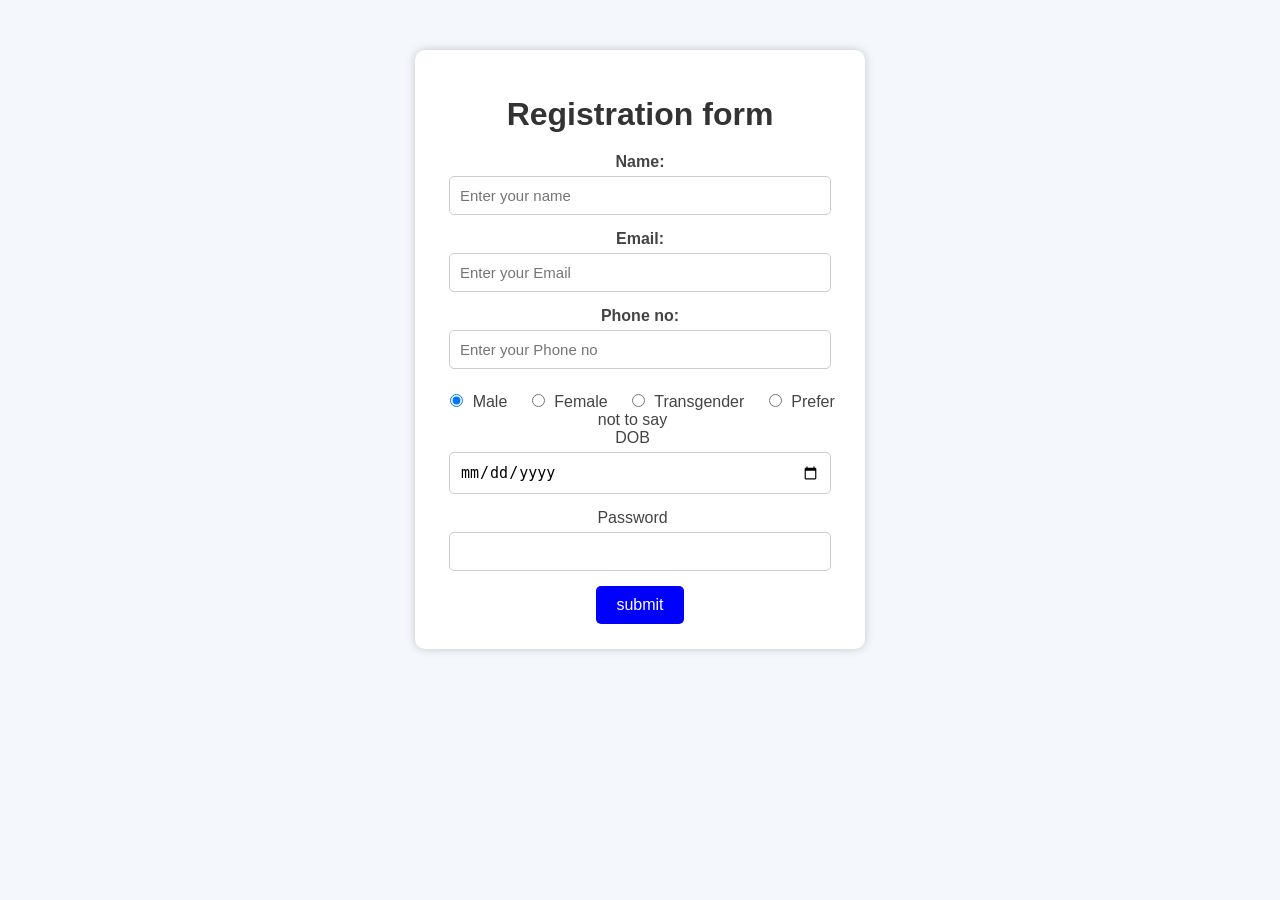
<file: 25ESKCA145/Day 2 - 25ESKCA145/index.html>
<!DOCTYPE html>
<html lang="en">
<head>
    <meta charset="UTF-8">
    <meta name="viewport" content="width=device-width, initial-scale=1.0">
    <title>2nd_Day</title>
    <link rel="stylesheet" href="2nd.css">
</head>
<body>
    <div>
        <center>
        <h1>Registration form</h1>
        <form>
            <label >
                Name:
                <input type="text" name="txtName" id="txtName" required placeholder="Enter your name">
            </label>
            <br>
            <label >
                Email:
                <input type="email" id="txtEmail" required placeholder="Enter your Email">
            </label>
            <br>
            <label >
                Phone no:
                <input type="text" id="txtPhone" required placeholder="Enter your Phone no">
            </label>
            <br>

            <input type="radio" name="gender" id="chkmale" checked/>
            <label for="chkmale">Male</label>


            <input type="radio" name="gender" id="chkFemale"/>
            <label for="chkFemale">Female</label>

            <input type="radio" name="gender" id="chkTransgender"/>
            <label for="chkTransgender">Transgender</label>

            <input type="radio" name="gender" id="chkother"/>
            <label for="chkother">Prefer not to say</label>
            <br>

            <label for="dtDOB">DOB</label>
            <input type="date" name="dtDOB" id="dtDOB">
            <br>

            <label for="pwdPassword">Password</label>
            <input type="password" name="pwdPassword" id="pwdPassword">

            <button>submit</button>

        </form>
        </center>
    </div>
</body>
</html>
</file>
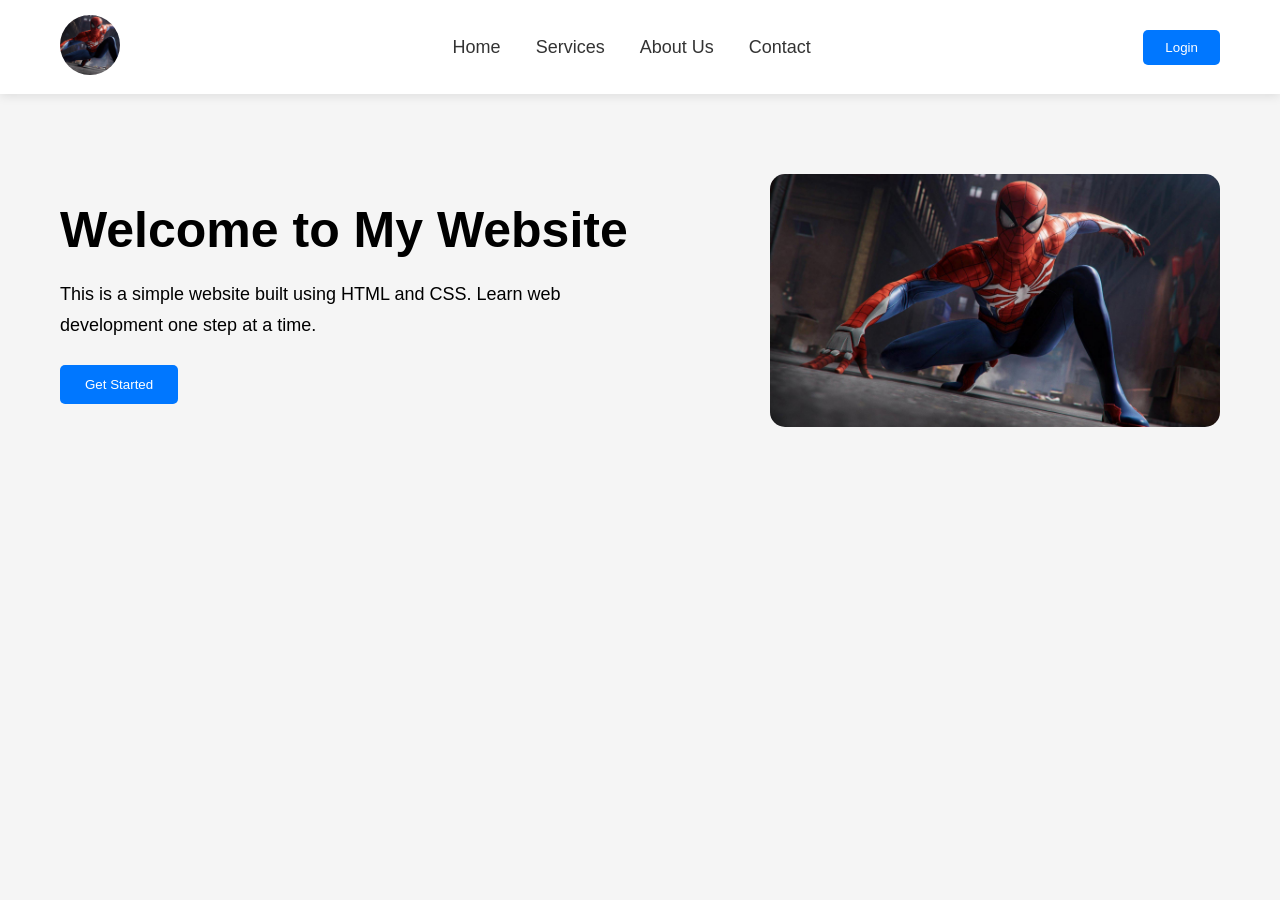
<file: 25ESKCA145/Day 3 - 25ESKCA145/navigation.html>
<!DOCTYPE html>
<html lang="en">
<head>
    <meta charset="UTF-8">
    <meta name="viewport" content="width=device-width, initial-scale=1.0">
    <title>Simple Website</title>

    <link rel="stylesheet" href="navigation.css">
</head>
<body>
    <nav class="navbar">
        <div class="logo">
            <img src="spider.jpg" alt="Logo">
        </div>

        <ul class="nav-links">
            <li><a href="#home">Home</a></li>
            <li><a href="#services">Services</a></li>
            <li><a href="#about">About Us</a></li>
            <li><a href="#contact">Contact</a></li>
        </ul>

        <button class="login-btn">Login</button>

    </nav>

    <section class="TEXT">

        <div class="text_1">

            <h1>Welcome to My Website</h1>

            <p>
                This is a simple website built using HTML and CSS.
                Learn web development one step at a time.
            </p>

            <button class="btn">Get Started</button>

        </div>

        <div class="Image">
            <img src="spider.jpg" alt="Hero Image">
        </div>

    </section>

</body>
</html>
</file>
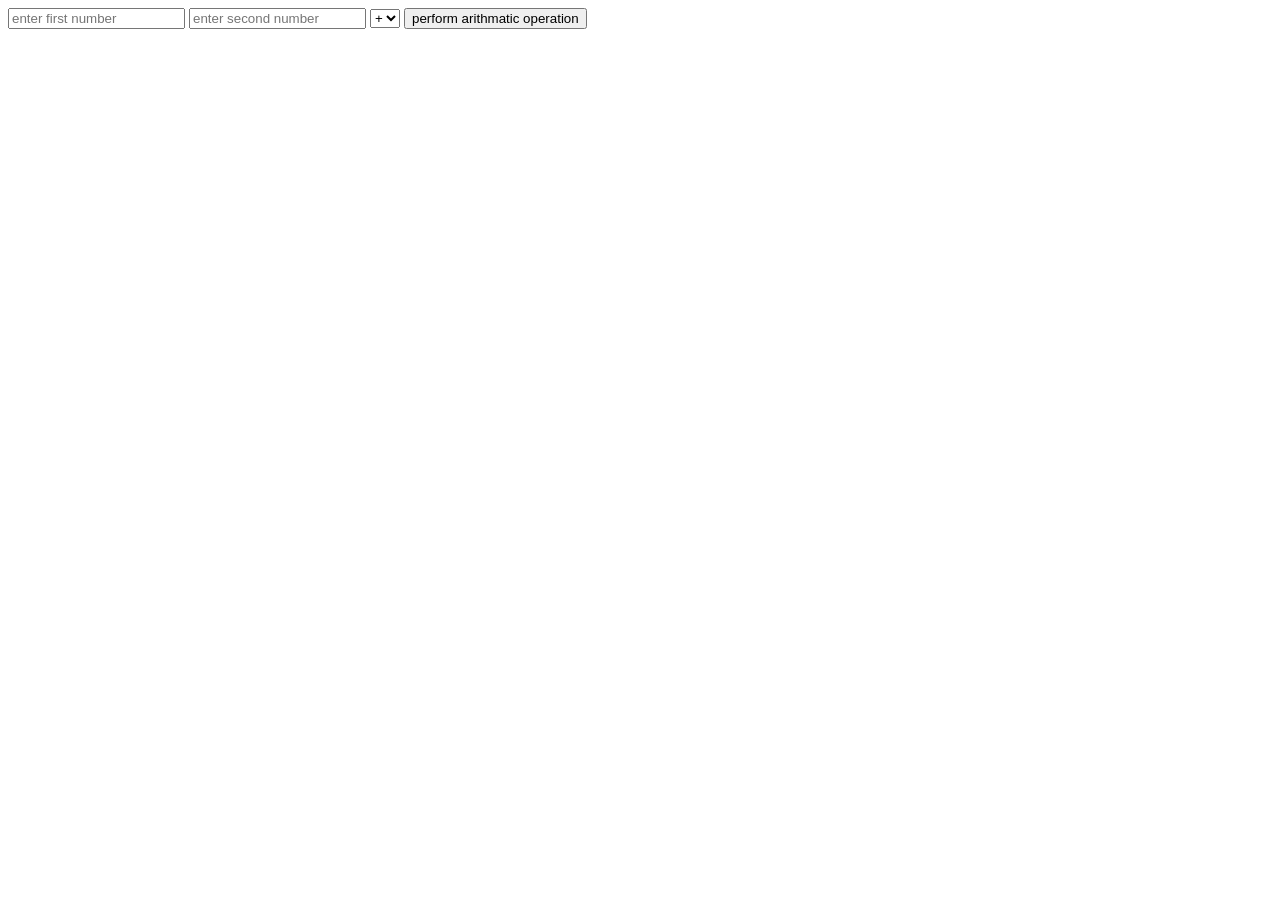
<file: 25ESKCA145/Day 4 - 25ESKCA145/Calculater.html>
<!DOCTYPE html>
<html lang="en">
<head>
    <meta charset="UTF-8">
    <meta name="viewport" content="width=device-width, initial-scale=1.0">
    <title>CALCULATER</title>
</head>
<body>
    <form>
        <input type="text" id="number1" placeholder="enter first number"/>
        <input type="text" id="number2" placeholder="enter second number"/>
        <select id="operator">
            <option value="+">+</option>
<option value="-">-</option>
<option value="/">/</option>
<option value="*">*</option>
        </select>
        <button type="button" onclick="performArithmaticOperations()">
            perform arithmatic operation
        </button>
        <div id="result">

        </div>

    </form>
    <script>
        function performArithmaticOperations(){
            var var1 = 10;
            const pi=3.14;
            const number1= parseFloat(document.getElementById("number1").value);
            const number2= parseFloat(document.getElementById("number2").value);
            const operator = document.getElementById("operator").value;
            let result=0;
            switch(operator){

                case "+":
                result= number1+number2;
                break;
                case "-":

                result= number1-number2;
                break;

                case "*":
                result= number1*number2;
                break;

                case "/":
                if( number2==0){
                    result="divide by zero error";
                }
                else{
                    result= number1/number2;
                
                }
                break;
                const resultDiv = document.getElementById("result");
                resultDiv
            }
            var var2;
            var2;
        }

        //alert(var1);
        //alert(var2);
    </script>
</body>
</html>
</file>
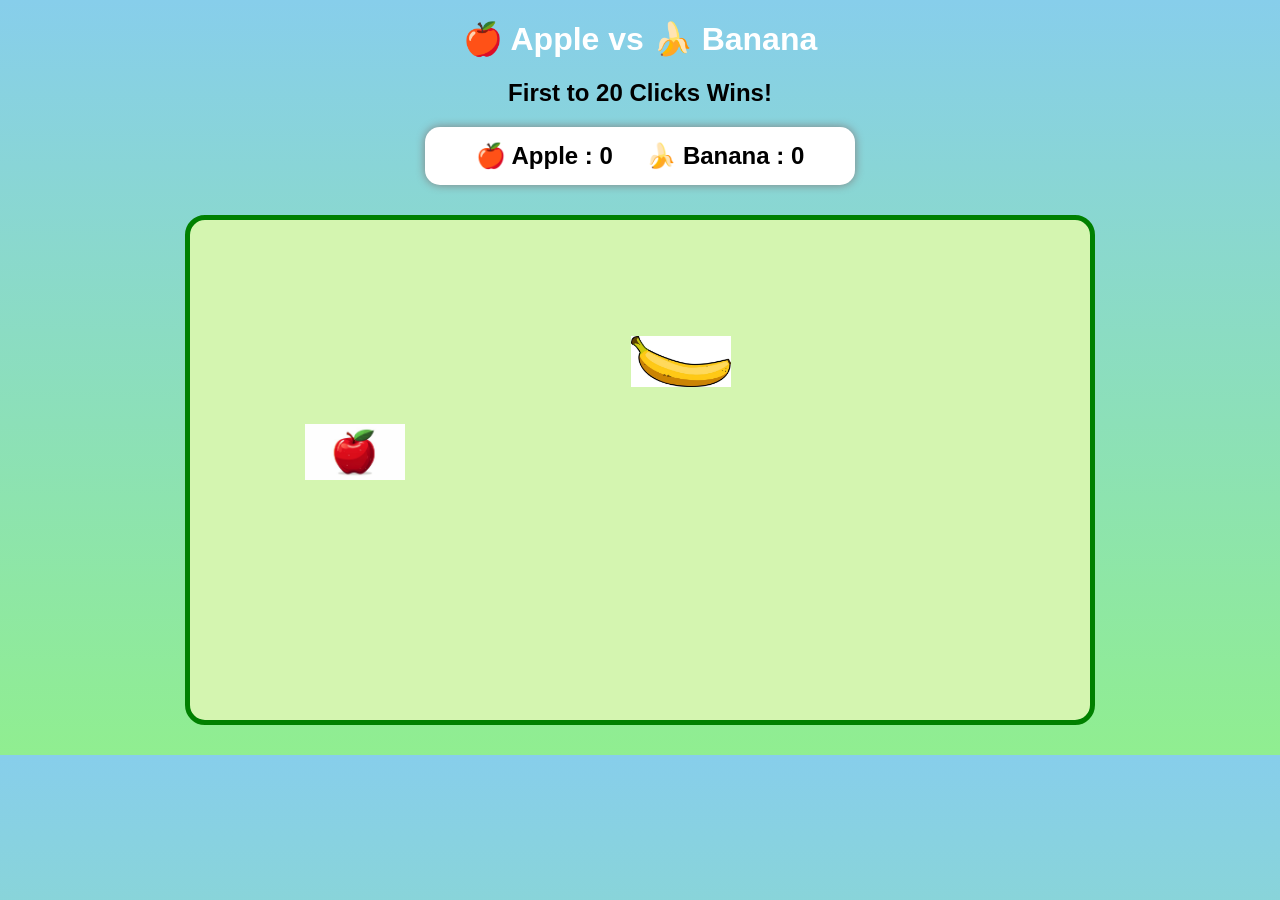
<file: 25ESKCA145/Day 4 - 25ESKCA145/game.html>
<!DOCTYPE html>
<html>
<head>
    <title>Apple vs Banana Game</title>
    <link rel="stylesheet" href="game.css">
</head>
<body>

<h1>🍎 Apple vs 🍌 Banana</h1>
<h2>First to 20 Clicks Wins!</h2>

<div class="scoreboard">
    🍎 Apple :
    <span id="appleScore">0</span>

    &nbsp;&nbsp;&nbsp;

    🍌 Banana :
    <span id="bananaScore">0</span>
</div>

<div id="gameArea">

    <img src="apple.png"
    id="apple"
    class="fruit"
    onclick="appleClick()">

    <img src="banana.png"
    id="banana"
    class="fruit"
    onclick="bananaClick()">

</div>

<h2 id="winner"></h2>

<script src="game.js"></script>

</body>
</html>
</file>
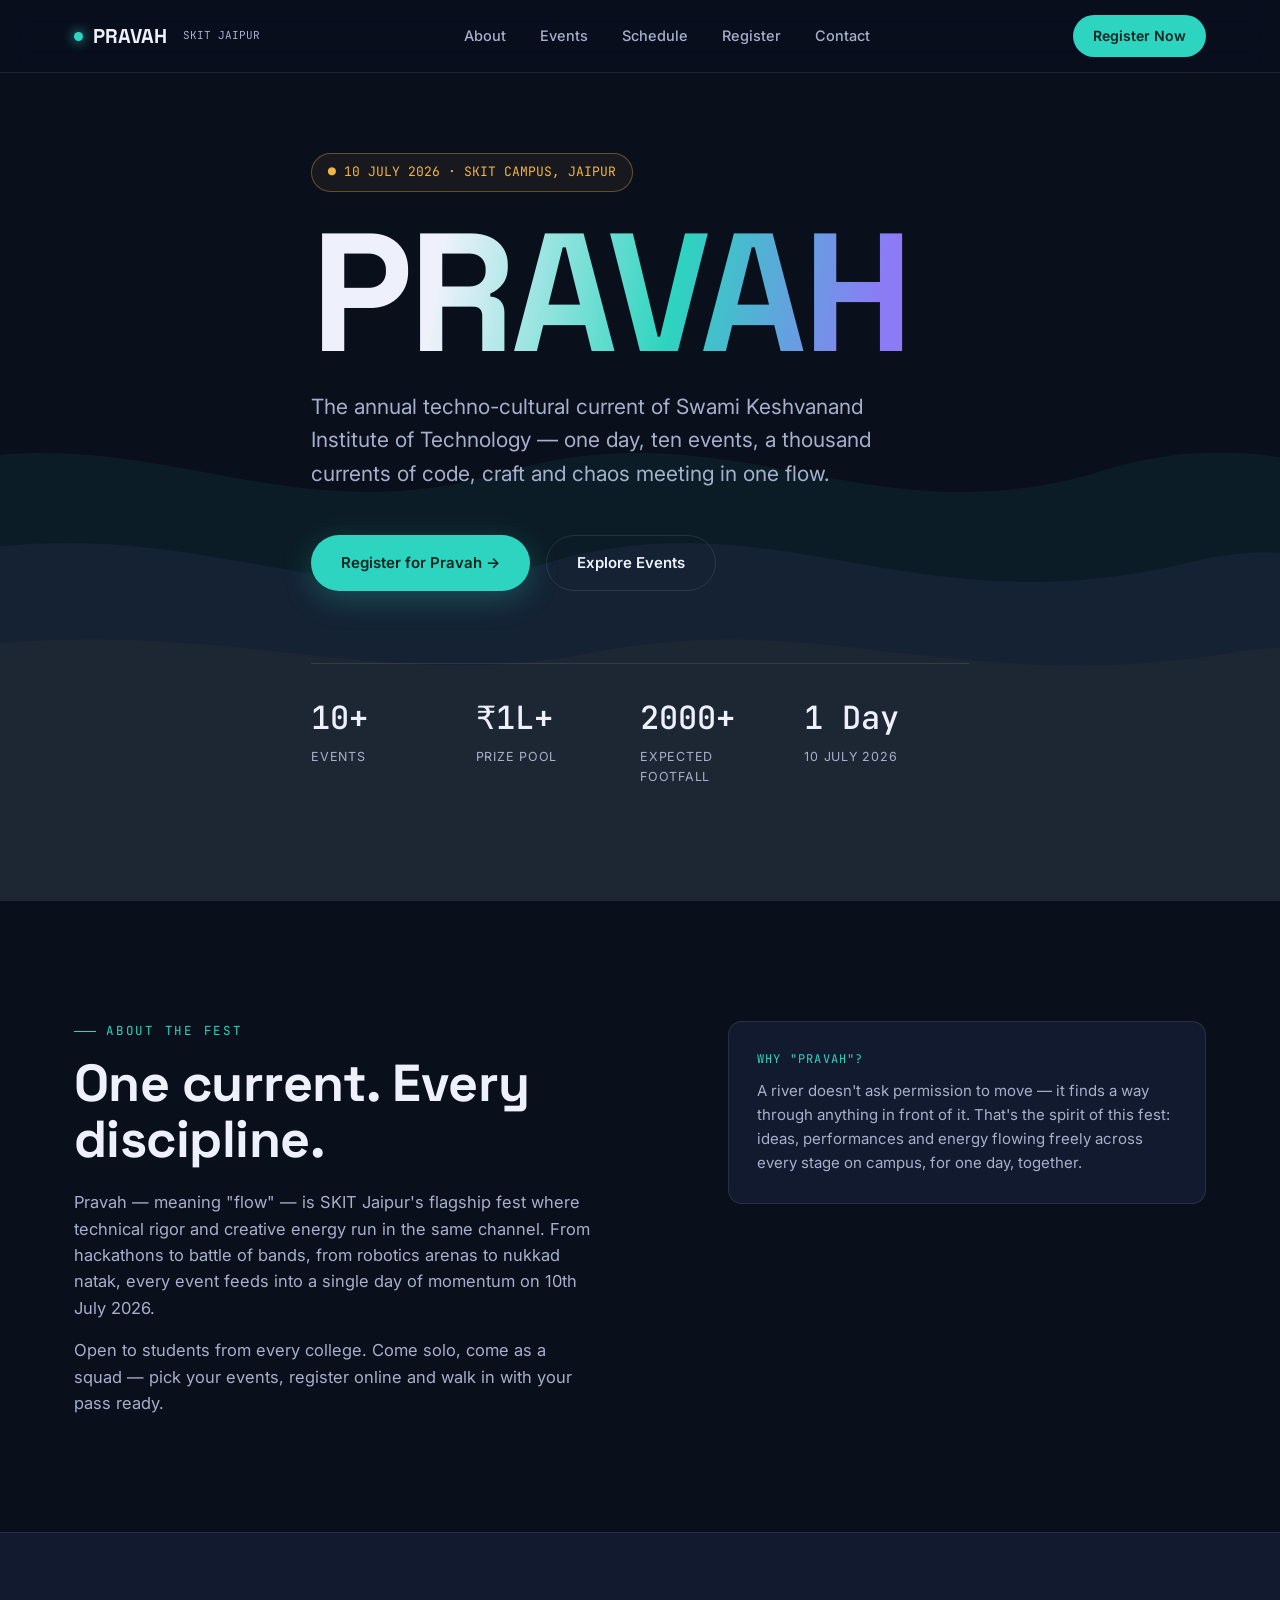
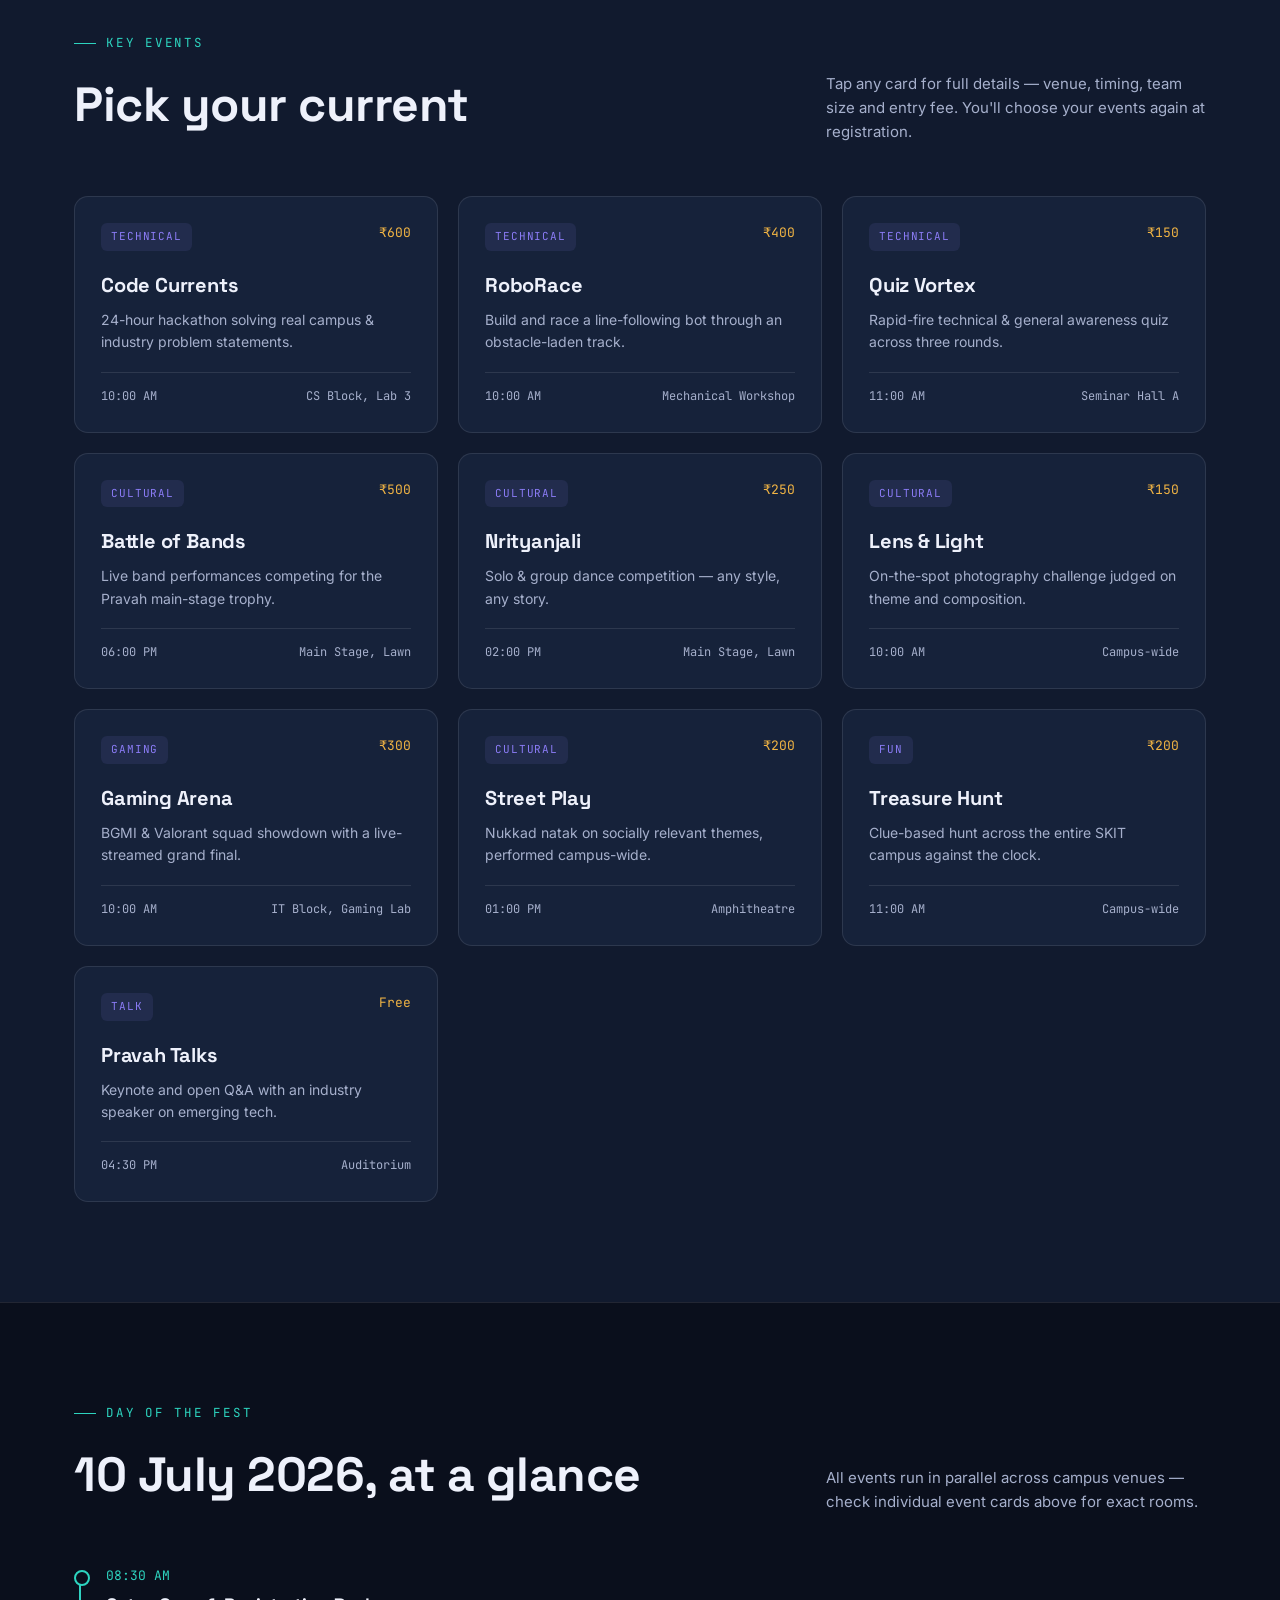
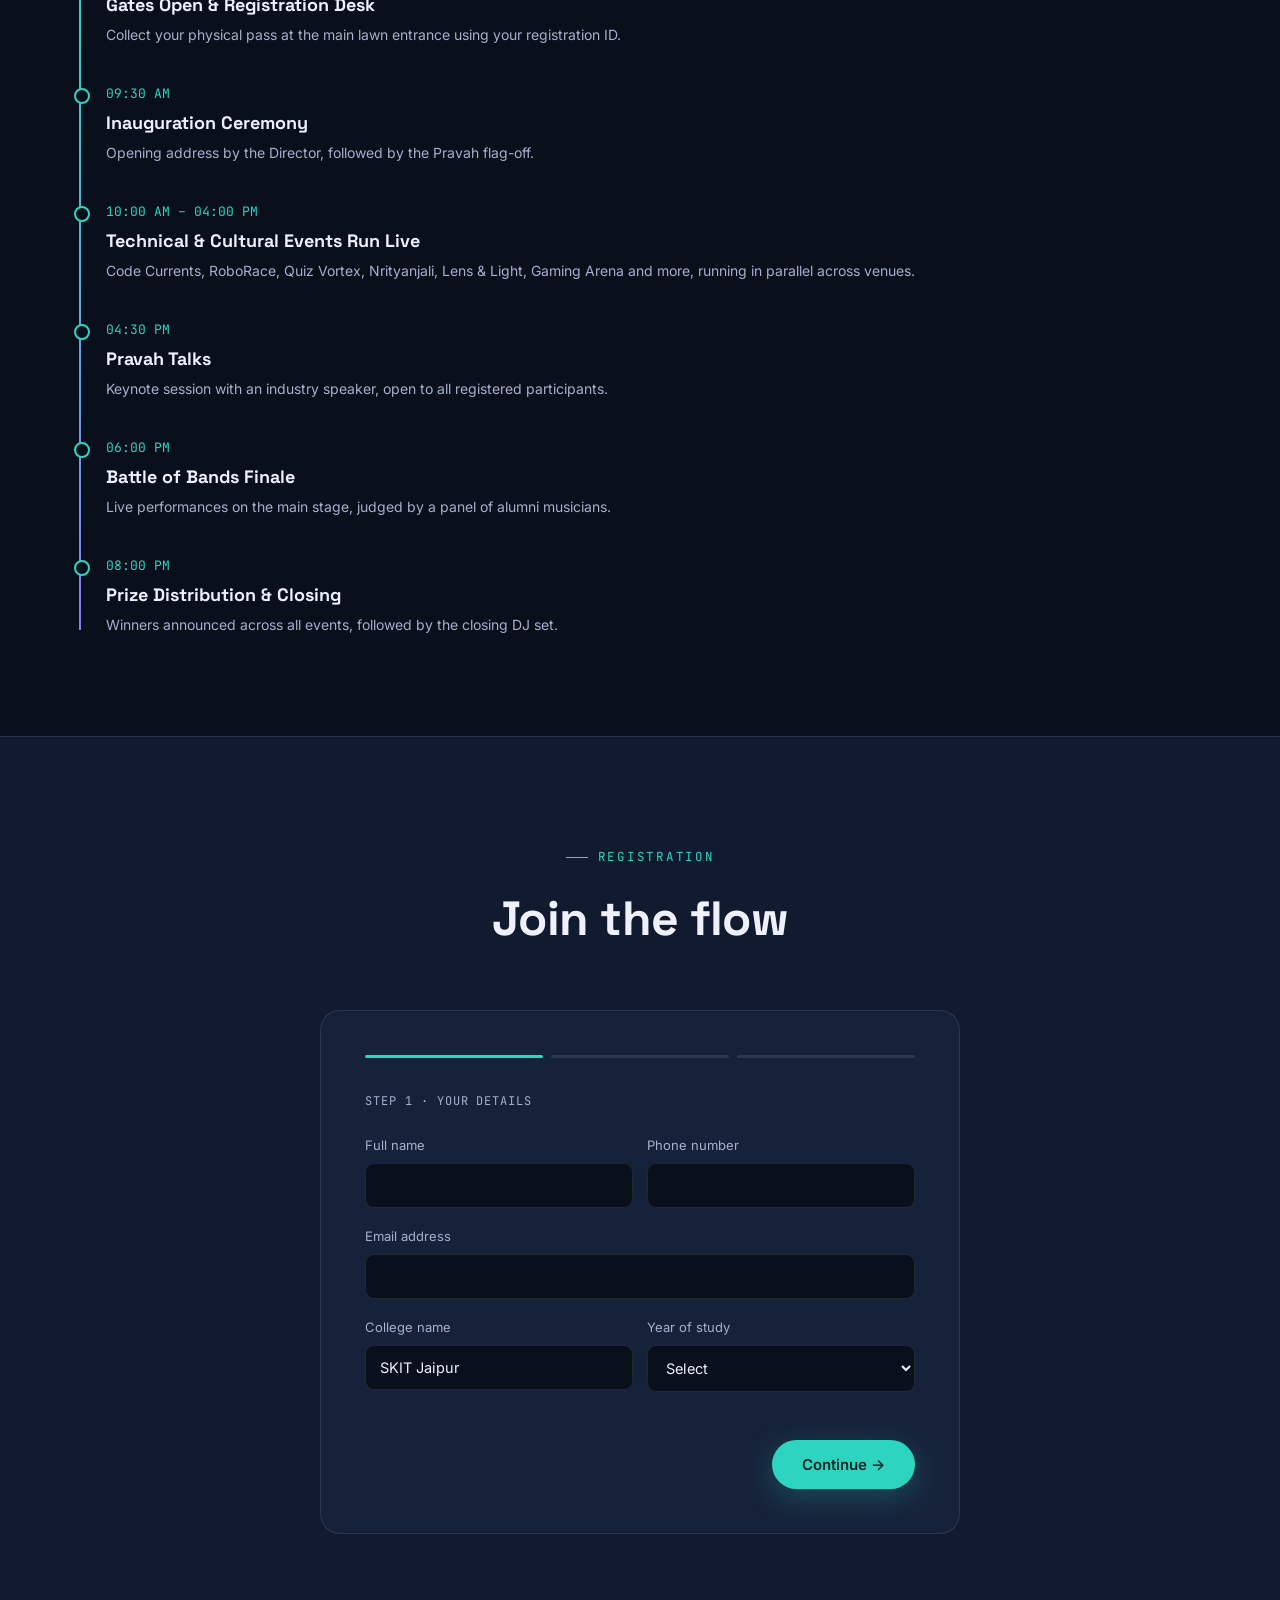
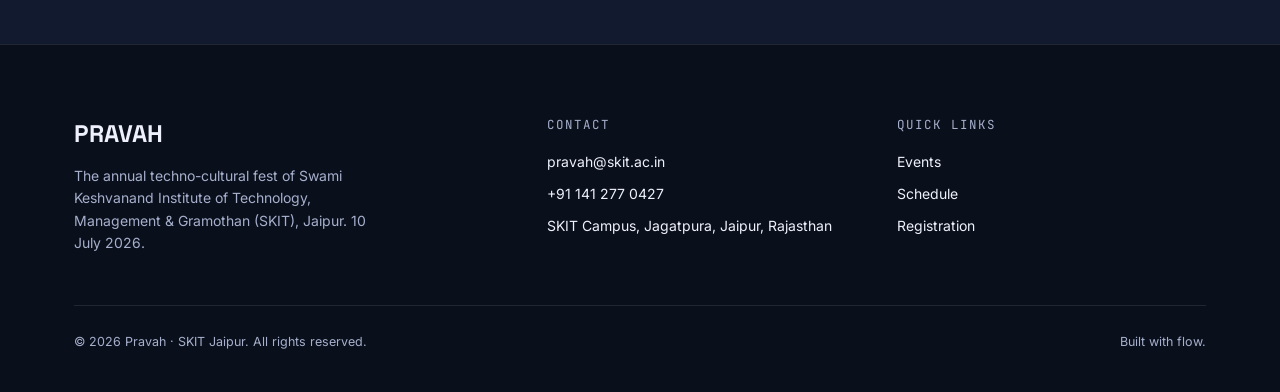
<file: 25ESKCA145/project/pravah.html>
<!DOCTYPE html>
<html lang="en">
<head>
<meta charset="UTF-8">
<meta name="viewport" content="width=device-width, initial-scale=1.0">
<title>Pravah 2026 — SKIT Jaipur</title>
<link rel="preconnect" href="https://fonts.googleapis.com">
<link href="https://fonts.googleapis.com/css2?family=Space+Grotesk:wght@400;500;600;700&family=Inter:wght@400;500;600;700&family=JetBrains+Mono:wght@400;500&display=swap" rel="stylesheet">
<link rel="stylesheet" href="style.css">
</head>
<body>

<header>
  <div class="wrap nav">
    <a href="#" class="brand"><span class="dot"></span>PRAVAH<small>SKIT JAIPUR</small></a>
    <nav class="links">
      <a href="#about">About</a>
      <a href="#events">Events</a>
      <a href="#schedule">Schedule</a>
      <a href="#register">Register</a>
      <a href="#contact">Contact</a>
    </nav>
    <a href="#register" class="nav-cta">Register Now</a>
    <button class="hamburger" id="hamburger" aria-label="Menu">
      <span></span><span></span><span></span>
    </button>
  </div>
  <div class="mobile-menu" id="mobileMenu">
    <a href="#about">About</a>
    <a href="#events">Events</a>
    <a href="#schedule">Schedule</a>
    <a href="#register">Register</a>
    <a href="#contact">Contact</a>
  </div>
</header>

<section class="hero">
  <div class="hero-waves">
    <svg viewBox="0 0 1400 800" preserveAspectRatio="none">
      <path class="wave-path w1" d="M-100,420 C150,360 300,480 550,420 C800,360 950,480 1200,420 C1350,380 1450,420 1500,420 L1500,800 L-100,800 Z" fill="#2dd4bf" opacity="0.12"/>
      <path class="wave-path w2" d="M-100,500 C200,440 350,560 600,500 C850,440 1000,560 1300,500 C1400,480 1450,500 1500,500 L1500,800 L-100,800 Z" fill="#8b7cf6" opacity="0.12"/>
      <path class="wave-path w3" d="M-100,580 C250,540 400,620 650,580 C900,540 1050,620 1350,580 C1420,570 1460,580 1500,580 L1500,800 L-100,800 Z" fill="#f2b544" opacity="0.08"/>
    </svg>
  </div>
  <div class="wrap hero-inner">
    <div class="date-badge">● 10 JULY 2026 · SKIT CAMPUS, JAIPUR</div>
    <h1>PRAVAH</h1>
    <p class="sub">The annual techno-cultural current of Swami Keshvanand Institute of Technology — one day, ten events, a thousand currents of code, craft and chaos meeting in one flow.</p>
    <div class="hero-ctas">
      <a href="#register" class="btn btn-primary">Register for Pravah →</a>
      <a href="#events" class="btn btn-ghost">Explore Events</a>
    </div>
    <div class="hero-stats">
      <div><div class="num">10+</div><div class="lab">Events</div></div>
      <div><div class="num">₹1L+</div><div class="lab">Prize Pool</div></div>
      <div><div class="num">2000+</div><div class="lab">Expected Footfall</div></div>
      <div><div class="num">1 Day</div><div class="lab">10 July 2026</div></div>
    </div>
  </div>
</section>

<section class="about" id="about">
  <div class="wrap about-grid">
    <div>
      <div class="eyebrow">About the fest</div>
      <h2>One current. Every discipline.</h2>
      <p>Pravah — meaning "flow" — is SKIT Jaipur's flagship fest where technical rigor and creative energy run in the same channel. From hackathons to battle of bands, from robotics arenas to nukkad natak, every event feeds into a single day of momentum on 10th July 2026.</p>
      <p>Open to students from every college. Come solo, come as a squad — pick your events, register online and walk in with your pass ready.</p>
    </div>
    <div class="river-name">
      <div class="label">Why "Pravah"?</div>
      <p>A river doesn't ask permission to move — it finds a way through anything in front of it. That's the spirit of this fest: ideas, performances and energy flowing freely across every stage on campus, for one day, together.</p>
    </div>
  </div>
</section>

<section class="events" id="events">
  <div class="wrap">
    <div class="section-head">
      <div>
        <div class="eyebrow">Key events</div>
        <h2>Pick your current</h2>
      </div>
      <p>Tap any card for full details — venue, timing, team size and entry fee. You'll choose your events again at registration.</p>
    </div>
    <div class="event-grid" id="eventGrid"></div>
  </div>
</section>

<section class="schedule" id="schedule">
  <div class="wrap">
    <div class="section-head">
      <div>
        <div class="eyebrow">Day of the fest</div>
        <h2>10 July 2026, at a glance</h2>
      </div>
      <p>All events run in parallel across campus venues — check individual event cards above for exact rooms.</p>
    </div>
    <div class="timeline">
      <div class="t-item"><div class="t-time">08:30 AM</div><h4>Gates Open & Registration Desk</h4><p>Collect your physical pass at the main lawn entrance using your registration ID.</p></div>
      <div class="t-item"><div class="t-time">09:30 AM</div><h4>Inauguration Ceremony</h4><p>Opening address by the Director, followed by the Pravah flag-off.</p></div>
      <div class="t-item"><div class="t-time">10:00 AM – 04:00 PM</div><h4>Technical & Cultural Events Run Live</h4><p>Code Currents, RoboRace, Quiz Vortex, Nrityanjali, Lens & Light, Gaming Arena and more, running in parallel across venues.</p></div>
      <div class="t-item"><div class="t-time">04:30 PM</div><h4>Pravah Talks</h4><p>Keynote session with an industry speaker, open to all registered participants.</p></div>
      <div class="t-item"><div class="t-time">06:00 PM</div><h4>Battle of Bands Finale</h4><p>Live performances on the main stage, judged by a panel of alumni musicians.</p></div>
      <div class="t-item"><div class="t-time">08:00 PM</div><h4>Prize Distribution & Closing</h4><p>Winners announced across all events, followed by the closing DJ set.</p></div>
    </div>
  </div>
</section>

<section class="register" id="register">
  <div class="wrap">
    <div class="section-head" style="justify-content:center; text-align:center;">
      <div style="width:100%;">
        <div class="eyebrow" style="justify-content:center;">Registration</div>
        <h2>Join the flow</h2>
      </div>
    </div>

    <div class="reg-box">
      <div class="steps">
        <div class="active" id="bar1"><span></span></div>
        <div id="bar2"><span></span></div>
        <div id="bar3"><span></span></div>
      </div>

      <form id="regForm">
        <!-- STEP 1 -->
        <div class="form-step active" id="step1">
          <div class="step-label">Step 1 · Your details</div>
          <div class="field-row">
            <div class="field"><label>Full name</label><input type="text" id="fName" required></div>
            <div class="field"><label>Phone number</label><input type="tel" id="fPhone" pattern="[0-9]{10}" maxlength="10" required></div>
          </div>
          <div class="field"><label>Email address</label><input type="email" id="fEmail" required></div>
          <div class="field-row">
            <div class="field"><label>College name</label><input type="text" id="fCollege" value="SKIT Jaipur" required></div>
            <div class="field"><label>Year of study</label>
              <select id="fYear" required>
                <option value="">Select</option>
                <option>1st Year</option><option>2nd Year</option><option>3rd Year</option><option>4th Year</option><option>Other</option>
              </select>
            </div>
          </div>
          <div class="error-msg" id="step1Error">Please fill all fields correctly — phone must be 10 digits.</div>
          <div class="step-nav" style="justify-content:flex-end;">
            <button type="button" class="btn btn-primary" onclick="goStep(2)">Continue →</button>
          </div>
        </div>

        <!-- STEP 2 -->
        <div class="form-step" id="step2">
          <div class="step-label">Step 2 · Choose your events</div>
          <div id="eventPickList"></div>
          <div class="fee-total">
            <div class="lab">Total registration fee</div>
            <div class="val" id="totalFee">₹0</div>
          </div>
          <div class="error-msg" id="step2Error">Select at least one event to continue.</div>
          <div class="step-nav">
            <button type="button" class="btn-back" onclick="goStep(1)">← Back</button>
            <button type="button" class="btn btn-primary" onclick="goStep(3)">Continue to payment →</button>
          </div>
        </div>

        <!-- STEP 3 -->
        <div class="form-step" id="step3">
          <div class="step-label">Step 3 · Payment</div>
          <div class="pay-tabs">
            <div class="pay-tab active" data-tab="card" onclick="switchPay('card')">Card</div>
            <div class="pay-tab" data-tab="upi" onclick="switchPay('upi')">UPI</div>
          </div>
          <div class="pay-panel active" id="payCard">
            <div class="field"><label>Card number</label><input type="text" placeholder="1234 5678 9012 3456" maxlength="19" id="cardNum"></div>
            <div class="field-row">
              <div class="field"><label>Expiry</label><input type="text" placeholder="MM/YY" maxlength="5" id="cardExp"></div>
              <div class="field"><label>CVV</label><input type="password" placeholder="•••" maxlength="3" id="cardCvv"></div>
            </div>
          </div>
          <div class="pay-panel" id="payUpi">
            <div class="field"><label>UPI ID</label><input type="text" placeholder="yourname@upi" id="upiId"></div>
            <div class="upi-box">A payment request will be sent to your UPI app for approval.</div>
          </div>
          <div class="fee-total">
            <div class="lab">Amount payable</div>
            <div class="val" id="totalFee2">₹0</div>
          </div>
          <div class="step-nav">
            <button type="button" class="btn-back" onclick="goStep(2)">← Back</button>
            <button type="button" class="btn btn-primary" id="payBtn" onclick="processPayment()">Pay & Register →</button>
          </div>
          <div class="disclaimer">Demo checkout — no real payment is processed. Connect a licensed gateway such as Razorpay or Stripe on your server to accept live payments.</div>
        </div>

        <!-- CONFIRMATION -->
        <div class="confirm" id="confirmStep">
          <div class="tick">
            <svg width="26" height="26" viewBox="0 0 24 24" fill="none"><path d="M4 12l5 5L20 6" stroke="#2dd4bf" stroke-width="2.5" stroke-linecap="round" stroke-linejoin="round"/></svg>
          </div>
          <h3 style="font-size:24px; margin-bottom:8px;">You're in the flow 🌊</h3>
          <p style="color:var(--paper-dim); font-size:14.5px;">Your registration for Pravah 2026 is confirmed. A copy has been sent to your email.</p>
          <div class="ticket" id="ticketBox"></div>
          <div class="step-nav" style="justify-content:center; margin-top:26px;">
            <button type="button" class="btn btn-ghost" onclick="resetForm()">Register another participant</button>
          </div>
        </div>
      </form>
    </div>
  </div>
</section>

<footer id="contact">
  <div class="wrap">
    <div class="foot-grid">
      <div>
        <div class="foot-brand">PRAVAH</div>
        <p>The annual techno-cultural fest of Swami Keshvanand Institute of Technology, Management & Gramothan (SKIT), Jaipur. 10 July 2026.</p>
      </div>
      <div class="foot-col">
        <h5>Contact</h5>
        <a href="mailto:pravah@skit.ac.in">pravah@skit.ac.in</a>
        <a href="tel:+911412770427">+91 141 277 0427</a>
        <p>SKIT Campus, Jagatpura, Jaipur, Rajasthan</p>
      </div>
      <div class="foot-col">
        <h5>Quick links</h5>
        <a href="#events">Events</a>
        <a href="#schedule">Schedule</a>
        <a href="#register">Registration</a>
      </div>
    </div>
    <div class="foot-bottom">
      <span>© 2026 Pravah · SKIT Jaipur. All rights reserved.</span>
      <span>Built with flow.</span>
    </div>
  </div>
</footer>
<script src="script.js" ></script>
</body>
</html>
</file>
<file: 25ESKCA145/Day 2 - 25ESKCA145/2nd.css>
/* Page Background */
body {
    margin: 0;
    padding: 0;
    background: #f4f7fc;
    font-family: Arial, Helvetica, sans-serif;
}

/* Form Container */
div {
    width: 400px;
    margin: 50px auto;
    background: #ffffff;
    padding: 25px;
    border-radius: 10px;
    box-shadow: 0 0 10px rgba(0,0,0,0.2);
}

/* Heading */
h1 {
    color: #333;
    margin-bottom: 20px;
}

/* Labels */
label {
    font-weight: bold;
    color: #444;
}

/* Text Fields */
input[type="text"],
input[type="email"],
input[type="password"],
input[type="date"] {
    width: 90%;
    padding: 10px;
    margin-top: 5px;
    margin-bottom: 15px;
    border: 1px solid #ccc;
    border-radius: 5px;
    font-size: 15px;
}

/* Radio Buttons */
input[type="radio"] {
    margin-top: 10px;
    margin-right: 5px;
}

label[for] {
    font-weight: normal;
    margin-right: 15px;
}

button{
    size: 7px;
    background-color: blue;
    color: white;
    font-weight: 200;
    border: none;
    padding: 10px 20px;
    border-radius: 5px;
    cursor: pointer;
    font-size: 16px;
}
</file>
<file: 25ESKCA145/Day 3 - 25ESKCA145/navigation.css>
*{
    margin:0;
    padding:0;
    box-sizing:border-box;
    font-family:Arial, Helvetica, sans-serif;
}

body{
    background:#f5f5f5;
}


.navbar{
    display:flex;
    justify-content:space-between;
    align-items:center;

    padding:15px 60px;

    background:white;

    box-shadow:0 2px 10px rgba(0,0,0,.1);
}


.logo img{
    width:60px;
    height:60px;
    border-radius:50%;
    object-fit:cover;
}



.nav-links{
    display:flex;
    list-style:none;
    gap:35px;
}

.nav-links a{
    text-decoration:none;
    color:#333;
    font-size:18px;
    transition:.3s;
}

.nav-links a:hover{
    color:#0077ff;
}



.login-btn{
    padding:10px 22px;
    border:none;
    background:#0077ff;
    color:white;
    border-radius:5px;
    cursor:pointer;
    transition:.3s;
}

.login-btn:hover{
    background:#005edb;
}


.TEXT{
    display:flex;
    justify-content:space-between;
    align-items:center;

    padding:80px 60px;
}

.text_1{
    width:50%;
}

.text_1 h1{
    font-size:50px;
    margin-bottom:20px;
}

.text_1 p{
    font-size:18px;
    line-height:1.7;
    margin-bottom:25px;
}

.btn{
    padding:12px 25px;
    border:none;
    background:#0077ff;
    color:white;
    border-radius:5px;
    cursor:pointer;
}

.Image img{
    width:450px;
    border-radius:15px;
}
</file>
<file: 25ESKCA145/Day 4 - 25ESKCA145/game.css>
body{
    margin:0;
    font-family:Arial;
    text-align:center;

    background:linear-gradient(#87CEEB,#90EE90);
}

h1{
    color:white;
    margin-top:20px;
}

.scoreboard{

    width:400px;
    margin:auto;
    padding:15px;

    background:white;

    border-radius:15px;

    font-size:24px;

    font-weight:bold;

    box-shadow:0px 0px 10px gray;
}

#gameArea{

    width:900px;
    height:500px;

    margin:30px auto;

    position:relative;

    background:#d4f5b0;

    border:5px solid green;

    border-radius:20px;

    overflow:hidden;
}

.fruit{

    width:100px;

    position:absolute;

    cursor:pointer;

    transition:0.2s;
}

.fruit:hover{

    transform:scale(1.1);
}

#winner{

    color:darkred;
}
</file>
<file: 25ESKCA145/project/style.css>
:root{
    --ink:#0a0f1c;
    --surface:#111a2e;
    --surface-2:#16223a;
    --cyan:#2dd4bf;
    --violet:#8b7cf6;
    --amber:#f2b544;
    --paper:#eef1fb;
    --paper-dim:#a6b0cc;
    --line:rgba(238,241,251,0.1);
    --display:'Space Grotesk', sans-serif;
    --body:'Inter', sans-serif;
    --mono:'JetBrains Mono', monospace;
    --radius:14px;
  }
  *{box-sizing:border-box; margin:0; padding:0;}
  html{scroll-behavior:smooth;}
  body{
    background:var(--ink);
    color:var(--paper);
    font-family:var(--body);
    line-height:1.6;
    overflow-x:hidden;
  }
  a{color:inherit; text-decoration:none;}
  img{max-width:100%; display:block;}
  ul{list-style:none;}
  button{font-family:inherit; cursor:pointer;}
  input,select{font-family:inherit;}

  .wrap{max-width:1180px; margin:0 auto; padding:0 24px;}
  section{position:relative;}

  /* ---------- eyebrow / labels ---------- */
  .eyebrow{
    font-family:var(--mono);
    font-size:12.5px;
    letter-spacing:0.14em;
    text-transform:uppercase;
    color:var(--cyan);
    display:flex;
    align-items:center;
    gap:10px;
    margin-bottom:14px;
  }
  .eyebrow::before{content:''; width:22px; height:1px; background:var(--cyan);}

  h1,h2,h3{font-family:var(--display); font-weight:700; letter-spacing:-0.01em;}

  /* ---------- nav ---------- */
  header{
    position:fixed; top:0; left:0; right:0; z-index:100;
    background:rgba(10,15,28,0.72);
    backdrop-filter:blur(14px) saturate(140%);
    border-bottom:1px solid var(--line);
  }
  .nav{display:flex; align-items:center; justify-content:space-between; height:72px;}
  .brand{display:flex; align-items:center; gap:10px; font-family:var(--display); font-weight:700; font-size:20px;}
  .brand .dot{width:9px;height:9px;border-radius:50%;background:var(--cyan); box-shadow:0 0 12px var(--cyan);}
  .brand small{font-family:var(--mono); font-weight:400; font-size:11px; color:var(--paper-dim); margin-left:6px;}
  nav.links{display:flex; gap:34px; align-items:center;}
  nav.links a{font-size:14.5px; font-weight:500; color:var(--paper-dim); transition:color .2s;}
  nav.links a:hover{color:var(--paper);}
  .nav-cta{
    background:var(--cyan); color:#062521; padding:10px 20px; border-radius:100px;
    font-weight:600; font-size:14px; border:none;
  }
  .hamburger{display:none; flex-direction:column; gap:5px; background:none; border:none;}
  .hamburger span{width:24px; height:2px; background:var(--paper);}
  .mobile-menu{display:none; flex-direction:column; gap:0; background:var(--surface); border-top:1px solid var(--line);}
  .mobile-menu a{padding:16px 24px; border-bottom:1px solid var(--line); font-size:15px;}
  .mobile-menu.open{display:flex;}

  /* ---------- hero ---------- */
  .hero{
    min-height:100svh;
    display:flex; flex-direction:column; justify-content:center;
    padding-top:120px; padding-bottom:80px;
    position:relative;
    overflow:hidden;
  }
  .hero-waves{position:absolute; inset:0; z-index:0; opacity:0.55;}
  .hero-waves svg{width:100%; height:100%;}
  .wave-path{animation:flow 14s linear infinite;}
  .wave-path.w2{animation-duration:20s; animation-direction:reverse;}
  .wave-path.w3{animation-duration:26s;}
  @keyframes flow{
    from{transform:translateX(0);}
    to{transform:translateX(-400px);}
  }
  .hero-inner{position:relative; z-index:2;}
  .date-badge{
    display:inline-flex; align-items:center; gap:10px;
    font-family:var(--mono); font-size:13px; color:var(--amber);
    border:1px solid rgba(242,181,68,0.35); background:rgba(242,181,68,0.06);
    padding:8px 16px; border-radius:100px; margin-bottom:28px;
  }
  .hero h1{
    font-size:clamp(64px, 15vw, 168px);
    line-height:0.88;
    background:linear-gradient(100deg, #eef1fb 20%, var(--cyan) 55%, var(--violet) 85%);
    -webkit-background-clip:text; background-clip:text; color:transparent;
    letter-spacing:-0.02em;
  }
  .hero .sub{
    font-size:clamp(16px,2.4vw,21px); color:var(--paper-dim); max-width:560px; margin-top:22px; font-weight:400;
  }
  .hero-ctas{display:flex; gap:16px; margin-top:44px; flex-wrap:wrap;}
  .btn{
    padding:15px 30px; border-radius:100px; font-weight:600; font-size:15px; border:none; display:inline-flex; align-items:center; gap:8px;
    transition:transform .2s ease, box-shadow .2s ease;
  }
  .btn:hover{transform:translateY(-2px);}
  .btn-primary{background:var(--cyan); color:#062521; box-shadow:0 8px 30px rgba(45,212,191,0.25);}
  .btn-ghost{background:transparent; color:var(--paper); border:1px solid var(--line);}
  .btn-ghost:hover{border-color:var(--paper-dim);}

  .hero-stats{
    display:flex; gap:0; margin-top:72px; border-top:1px solid var(--line); padding-top:28px; flex-wrap:wrap;
  }
  .hero-stats div{flex:1; min-width:130px; padding-right:24px;}
  .hero-stats .num{font-family:var(--mono); font-size:clamp(22px,3vw,32px); color:var(--paper); font-weight:500;}
  .hero-stats .lab{font-size:12.5px; color:var(--paper-dim); margin-top:4px; text-transform:uppercase; letter-spacing:.06em;}

  /* ---------- about ---------- */
  .about{padding:120px 0 100px; border-top:1px solid var(--line);}
  .about-grid{display:grid; grid-template-columns:1.1fr 0.9fr; gap:70px; align-items:start;}
  .about h2{font-size:clamp(34px,4.5vw,52px); line-height:1.08; margin-bottom:22px;}
  .about p{color:var(--paper-dim); font-size:16.5px; max-width:520px; margin-bottom:16px;}
  .river-name{
    background:var(--surface); border:1px solid var(--line); border-radius:var(--radius); padding:28px;
  }
  .river-name .label{font-family:var(--mono); font-size:12px; color:var(--cyan); text-transform:uppercase; letter-spacing:.1em; margin-bottom:10px;}
  .river-name p{color:var(--paper-dim); font-size:15px; margin:0;}

  /* ---------- section heads ---------- */
  .section-head{display:flex; justify-content:space-between; align-items:flex-end; margin-bottom:52px; flex-wrap:wrap; gap:20px;}
  .section-head h2{font-size:clamp(32px,4.5vw,48px);}
  .section-head p{color:var(--paper-dim); max-width:380px; font-size:15px;}

  /* ---------- events ---------- */
  .events{padding:100px 0; border-top:1px solid var(--line); background:var(--surface);}
  .event-grid{display:grid; grid-template-columns:repeat(3,1fr); gap:20px;}
  .event-card{
    background:var(--surface-2); border:1px solid var(--line); border-radius:var(--radius);
    padding:26px; cursor:pointer; transition:border-color .25s, transform .25s;
    display:flex; flex-direction:column;
  }
  .event-card:hover{border-color:rgba(45,212,191,0.4); transform:translateY(-4px);}
  .event-top{display:flex; justify-content:space-between; align-items:flex-start; margin-bottom:18px;}
  .event-tag{font-family:var(--mono); font-size:11px; letter-spacing:.08em; text-transform:uppercase; color:var(--violet); background:rgba(139,124,246,0.1); padding:5px 10px; border-radius:6px;}
  .event-fee{font-family:var(--mono); font-size:13px; color:var(--amber);}
  .event-card h3{font-size:20px; margin-bottom:8px;}
  .event-card .desc{color:var(--paper-dim); font-size:14px; margin-bottom:18px; flex:1;}
  .event-meta{display:flex; justify-content:space-between; font-family:var(--mono); font-size:12px; color:var(--paper-dim); border-top:1px solid var(--line); padding-top:14px;}
  .event-details{
    max-height:0; overflow:hidden; transition:max-height .35s ease, margin-top .35s ease; font-size:13.5px; color:var(--paper-dim);
  }
  .event-card.open .event-details{max-height:200px; margin-top:14px;}
  .event-details ul{margin-top:6px; padding-left:0;}
  .event-details li{padding:4px 0; border-top:1px dashed var(--line);}
  .event-details li:first-child{border-top:none;}

  /* ---------- schedule ---------- */
  .schedule{padding:100px 0; border-top:1px solid var(--line);}
  .timeline{position:relative; padding-left:32px;}
  .timeline::before{content:''; position:absolute; left:5px; top:6px; bottom:6px; width:2px; background:linear-gradient(var(--cyan), var(--violet));}
  .t-item{position:relative; padding-bottom:38px;}
  .t-item:last-child{padding-bottom:0;}
  .t-item::before{content:''; position:absolute; left:-32px; top:4px; width:12px; height:12px; border-radius:50%; background:var(--ink); border:2px solid var(--cyan);}
  .t-time{font-family:var(--mono); color:var(--cyan); font-size:13px; margin-bottom:4px;}
  .t-item h4{font-size:18px; margin-bottom:4px; font-family:var(--display);}
  .t-item p{color:var(--paper-dim); font-size:14px;}

  /* ---------- register ---------- */
  .register{padding:110px 0; border-top:1px solid var(--line); background:var(--surface);}
  .reg-box{
    max-width:640px; margin:0 auto; background:var(--surface-2); border:1px solid var(--line); border-radius:20px;
    padding:44px; position:relative; overflow:hidden;
  }
  .steps{display:flex; gap:8px; margin-bottom:34px;}
  .steps div{flex:1; height:3px; background:var(--line); border-radius:3px; overflow:hidden;}
  .steps div span{display:block; height:100%; width:0%; background:var(--cyan); transition:width .3s;}
  .steps div.done span, .steps div.active span{width:100%;}
  .step-label{font-family:var(--mono); font-size:12px; color:var(--paper-dim); text-transform:uppercase; letter-spacing:.08em; margin-bottom:24px;}

  .form-step{display:none;}
  .form-step.active{display:block;}
  .field{margin-bottom:18px;}
  .field label{display:block; font-size:13px; color:var(--paper-dim); margin-bottom:7px;}
  .field input, .field select{
    width:100%; background:var(--ink); border:1px solid var(--line); color:var(--paper);
    padding:13px 14px; border-radius:9px; font-size:14.5px; outline:none; transition:border-color .2s;
  }
  .field input:focus, .field select:focus{border-color:var(--cyan);}
  .field-row{display:grid; grid-template-columns:1fr 1fr; gap:14px;}
  .error-msg{color:#ff8a8a; font-size:12.5px; margin-top:6px; display:none;}

  .event-pick{
    display:flex; justify-content:space-between; align-items:center;
    border:1px solid var(--line); border-radius:10px; padding:14px 16px; margin-bottom:10px; cursor:pointer; transition:border-color .2s, background .2s;
  }
  .event-pick:hover{border-color:rgba(45,212,191,0.4);}
  .event-pick.checked{border-color:var(--cyan); background:rgba(45,212,191,0.06);}
  .event-pick .ep-left{display:flex; align-items:center; gap:12px;}
  .event-pick .checkbox{width:18px; height:18px; border:1.5px solid var(--paper-dim); border-radius:5px; display:flex; align-items:center; justify-content:center; flex-shrink:0;}
  .event-pick.checked .checkbox{background:var(--cyan); border-color:var(--cyan);}
  .event-pick .checkbox svg{display:none; width:11px; height:11px;}
  .event-pick.checked .checkbox svg{display:block;}
  .event-pick .ep-name{font-size:14.5px; font-weight:500;}
  .event-pick .ep-tag{font-family:var(--mono); font-size:11px; color:var(--paper-dim);}
  .event-pick .ep-fee{font-family:var(--mono); font-size:14px; color:var(--amber);}

  .fee-total{display:flex; justify-content:space-between; align-items:center; margin-top:22px; padding-top:20px; border-top:1px solid var(--line);}
  .fee-total .lab{color:var(--paper-dim); font-size:14px;}
  .fee-total .val{font-family:var(--mono); font-size:26px; color:var(--paper);}

  .pay-tabs{display:flex; gap:10px; margin-bottom:22px;}
  .pay-tab{flex:1; text-align:center; padding:12px; border:1px solid var(--line); border-radius:9px; font-size:13.5px; color:var(--paper-dim);}
  .pay-tab.active{border-color:var(--cyan); color:var(--cyan); background:rgba(45,212,191,0.06);}
  .pay-panel{display:none;}
  .pay-panel.active{display:block;}
  .upi-box{text-align:center; padding:20px; border:1px dashed var(--line); border-radius:10px; color:var(--paper-dim); font-size:13.5px;}

  .step-nav{display:flex; justify-content:space-between; margin-top:30px; gap:12px;}
  .btn-back{background:transparent; color:var(--paper-dim); border:1px solid var(--line); padding:13px 24px; border-radius:100px; font-size:14px;}

  .confirm{display:none; text-align:center;}
  .confirm.active{display:block;}
  .confirm .tick{width:60px; height:60px; border-radius:50%; background:rgba(45,212,191,0.12); display:flex; align-items:center; justify-content:center; margin:0 auto 20px;}
  .ticket{
    margin-top:26px; border:1px dashed var(--line); border-radius:12px; padding:22px; text-align:left; font-family:var(--mono); font-size:13px; color:var(--paper-dim);
    background:var(--ink);
  }
  .ticket .row{display:flex; justify-content:space-between; padding:6px 0; border-top:1px solid var(--line);}
  .ticket .row:first-child{border-top:none;}
  .ticket .row span:last-child{color:var(--paper);}

  .disclaimer{font-size:12px; color:var(--paper-dim); margin-top:20px; text-align:center; opacity:.75;}

  /* ---------- footer ---------- */
  footer{padding:70px 0 40px; border-top:1px solid var(--line);}
  .foot-grid{display:grid; grid-template-columns:1.4fr 1fr 1fr; gap:40px; margin-bottom:50px;}
  .foot-brand{font-family:var(--display); font-weight:700; font-size:24px; margin-bottom:12px;}
  .foot-grid p{color:var(--paper-dim); font-size:14px; max-width:320px;}
  .foot-col h5{font-size:12.5px; text-transform:uppercase; letter-spacing:.08em; color:var(--paper-dim); margin-bottom:16px; font-family:var(--mono); font-weight:400;}
  .foot-col a, .foot-col p{display:block; font-size:14px; color:var(--paper); margin-bottom:10px;}
  .foot-bottom{display:flex; justify-content:space-between; padding-top:26px; border-top:1px solid var(--line); font-size:12.5px; color:var(--paper-dim); flex-wrap:wrap; gap:10px;}

  /* ---------- responsive ---------- */
  @media (max-width:900px){
    nav.links{display:none;}
    .hamburger{display:flex;}
    .about-grid{grid-template-columns:1fr; gap:36px;}
    .event-grid{grid-template-columns:1fr 1fr;}
    .foot-grid{grid-template-columns:1fr; gap:30px;}
  }
  @media (max-width:600px){
    .event-grid{grid-template-columns:1fr;}
    .field-row{grid-template-columns:1fr;}
    .hero-stats{gap:20px;}
    .hero-stats div{min-width:100px;}
    .reg-box{padding:28px 20px;}
    .nav-cta{display:none;}
  }
</file>
